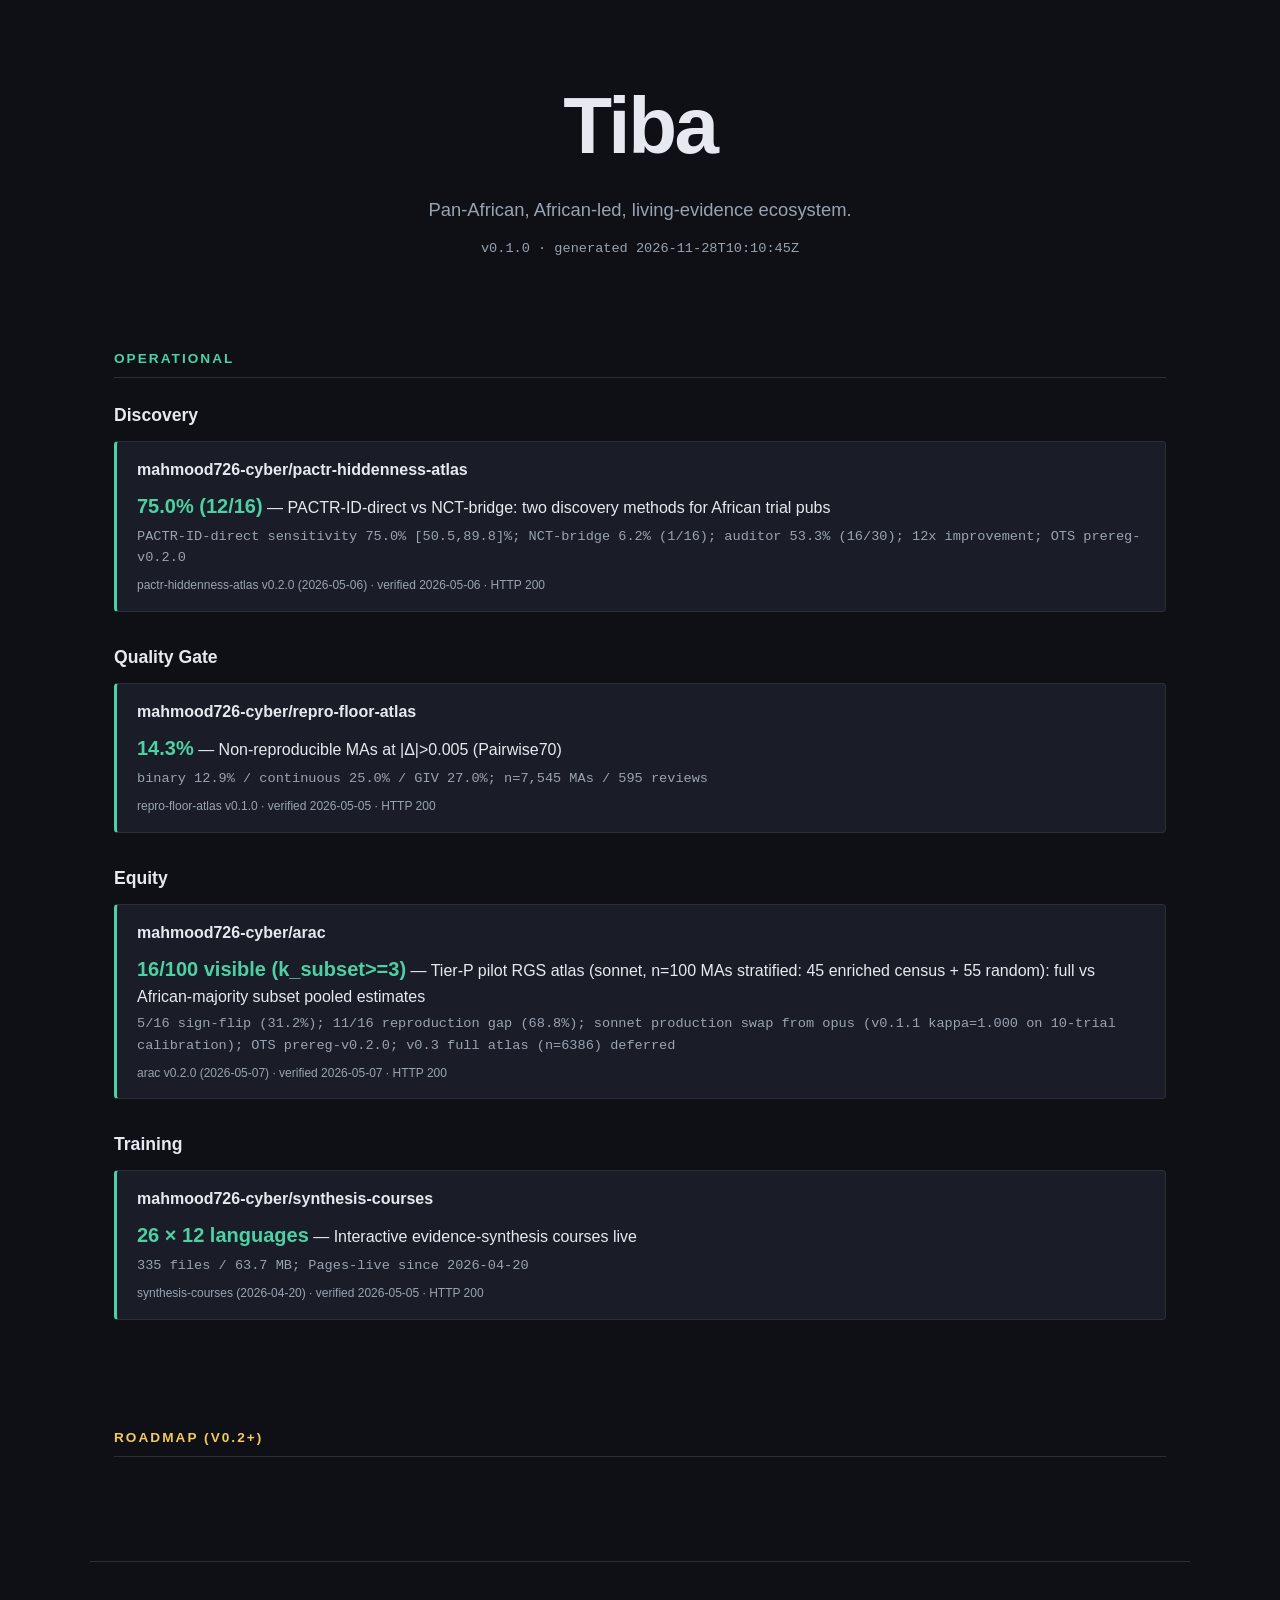
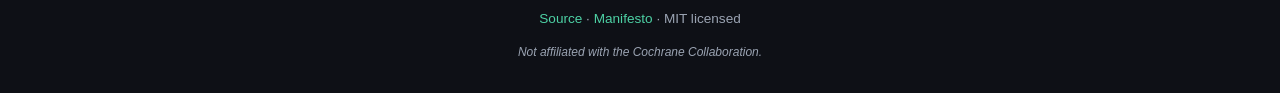
<file: index.html>
<!DOCTYPE html>
<html lang="en">
<head>
  <meta charset="UTF-8">
  <meta http-equiv="refresh" content="0; url=site/">
  <link rel="canonical" href="site/">
  <title>Tiba — Pan-African Living-Evidence Federation</title>
  <meta name="description" content="Tiba: Pan-African, African-led, living-evidence ecosystem. Redirecting to site/.">
</head>
<body>
  <p>Redirecting to <a href="site/">the Tiba index page</a>…</p>
</body>
</html>
</file>
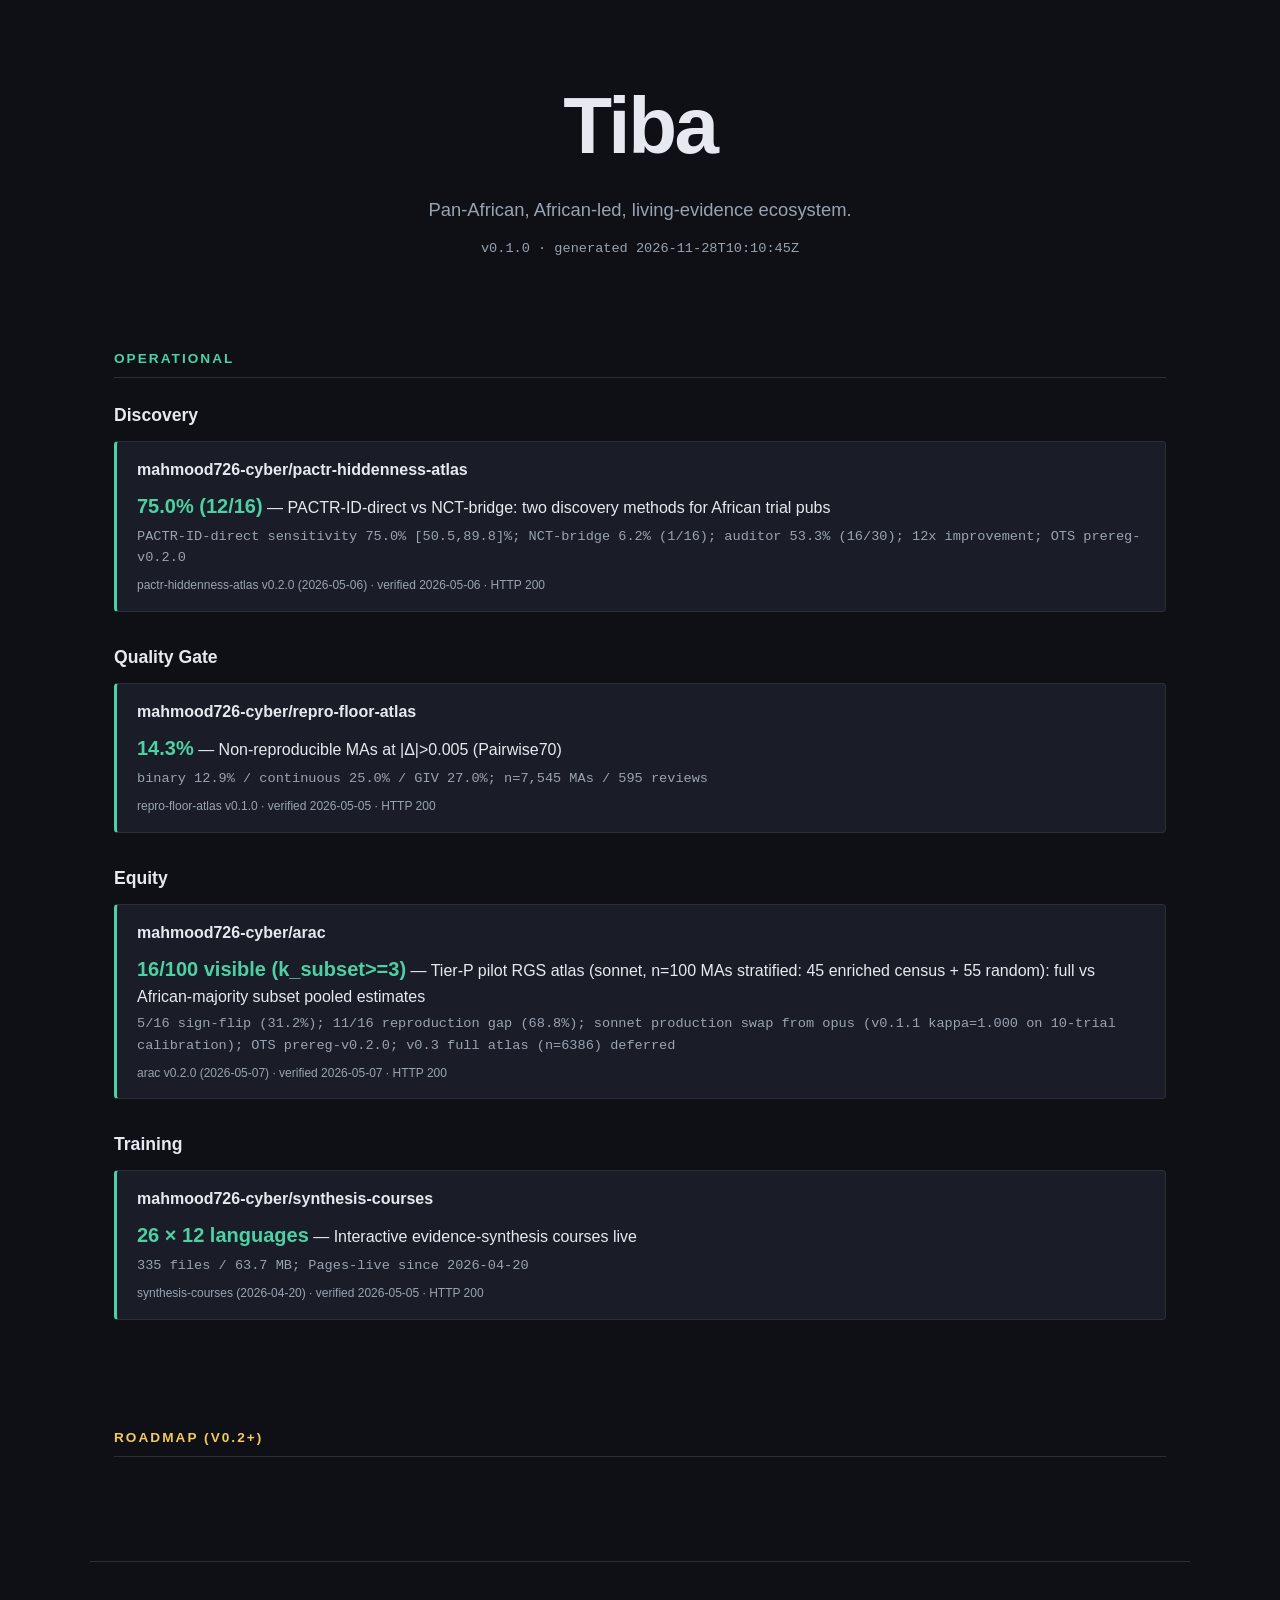
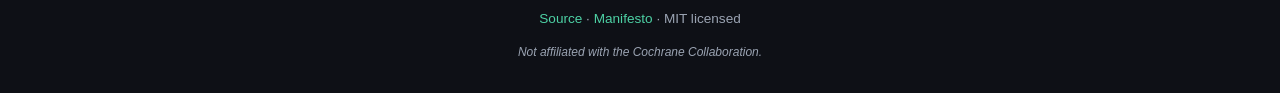
<file: site/index.html>
<!DOCTYPE html>
<html lang="en">
<head>
  <meta charset="UTF-8" />
  <meta name="viewport" content="width=device-width, initial-scale=1.0" />
  <title>Tiba — Pan-African Living-Evidence Federation</title>
  <link rel="stylesheet" href="assets/tiba.css" />
  <meta property="og:title" content="Tiba — Pan-African Living-Evidence Federation" />
  <meta property="og:description" content="African-led, federated evidence-synthesis ecosystem. v0.1.0 framework declaration." />
</head>
<body>
  <header class="hero">
    <h1>Tiba</h1>
    <p class="tagline">Pan-African, African-led, living-evidence ecosystem.</p>
    <p class="version">v0.1.0 · generated 2026-11-28T10:10:45Z</p>
  </header>

  <section class="layers operational">
    <h2>Operational</h2>
    <div class="layer" data-layer="discovery">
      <h3>Discovery</h3>
      <article class="card">
        <h4><a href="https://mahmood726-cyber.github.io/pactr-hiddenness-atlas/">mahmood726-cyber/pactr-hiddenness-atlas</a></h4>
        <p class="metric"><strong>75.0% (12/16)</strong> — PACTR-ID-direct vs NCT-bridge: two discovery methods for African trial pubs</p>
<p class="qualifier">PACTR-ID-direct sensitivity 75.0% [50.5,89.8]%; NCT-bridge 6.2% (1/16); auditor 53.3% (16/30); 12x improvement; OTS prereg-v0.2.0</p>        <p class="source">pactr-hiddenness-atlas v0.2.0 (2026-05-06) · verified 2026-05-06 · HTTP 200</p>
      </article>
    </div>
    <div class="layer" data-layer="quality-gate">
      <h3>Quality Gate</h3>
      <article class="card">
        <h4><a href="https://mahmood726-cyber.github.io/repro-floor-atlas/">mahmood726-cyber/repro-floor-atlas</a></h4>
        <p class="metric"><strong>14.3%</strong> — Non-reproducible MAs at |Δ|>0.005 (Pairwise70)</p>
<p class="qualifier">binary 12.9% / continuous 25.0% / GIV 27.0%; n=7,545 MAs / 595 reviews</p>        <p class="source">repro-floor-atlas v0.1.0 · verified 2026-05-05 · HTTP 200</p>
      </article>
    </div>
    <div class="layer" data-layer="equity">
      <h3>Equity</h3>
      <article class="card">
        <h4><a href="https://mahmood726-cyber.github.io/arac/">mahmood726-cyber/arac</a></h4>
        <p class="metric"><strong>16/100 visible (k_subset>=3)</strong> — Tier-P pilot RGS atlas (sonnet, n=100 MAs stratified: 45 enriched census + 55 random): full vs African-majority subset pooled estimates</p>
<p class="qualifier">5/16 sign-flip (31.2%); 11/16 reproduction gap (68.8%); sonnet production swap from opus (v0.1.1 kappa=1.000 on 10-trial calibration); OTS prereg-v0.2.0; v0.3 full atlas (n=6386) deferred</p>        <p class="source">arac v0.2.0 (2026-05-07) · verified 2026-05-07 · HTTP 200</p>
      </article>
    </div>
    <div class="layer" data-layer="training">
      <h3>Training</h3>
      <article class="card">
        <h4><a href="https://mahmood726-cyber.github.io/synthesis-courses/">mahmood726-cyber/synthesis-courses</a></h4>
        <p class="metric"><strong>26 × 12 languages</strong> — Interactive evidence-synthesis courses live</p>
<p class="qualifier">335 files / 63.7 MB; Pages-live since 2026-04-20</p>        <p class="source">synthesis-courses (2026-04-20) · verified 2026-05-05 · HTTP 200</p>
      </article>
    </div>
  </section>

  <section class="layers roadmap">
    <h2>Roadmap (v0.2+)</h2>
  </section>

  <footer>
    <p>
      <a href="https://github.com/mahmood726-cyber/tiba">Source</a> ·
      <a href="https://github.com/mahmood726-cyber/tiba/blob/main/MANIFESTO.md">Manifesto</a> ·
      MIT licensed
    </p>
    <p class="trademark">Not affiliated with the Cochrane Collaboration.</p>
  </footer>
</body>
</html>
</file>
<file: site/assets/tiba.css>
﻿/* site/assets/tiba.css — Tiba index page (self-contained, no CDN deps) */

:root {
  --bg: #0e1016;
  --fg: #e6e9ef;
  --fg-dim: #9aa3b2;
  --accent: #4dd0a4;
  --roadmap: #f4c95d;
  --card: #1a1d27;
  --border: #2a2e3a;
  --max-w: 1100px;
  --font: -apple-system, BlinkMacSystemFont, "Segoe UI", Roboto, "Helvetica Neue",
    Arial, sans-serif;
}

* { box-sizing: border-box; }
html, body { margin: 0; padding: 0; }
body {
  background: var(--bg);
  color: var(--fg);
  font-family: var(--font);
  line-height: 1.55;
  font-size: 16px;
}

.hero {
  max-width: var(--max-w);
  margin: 0 auto;
  padding: 4rem 1.5rem 2rem;
  text-align: center;
}
.hero h1 {
  font-size: clamp(3rem, 7vw, 5rem);
  margin: 0 0 0.5rem;
  letter-spacing: -0.03em;
}
.hero .tagline {
  font-size: 1.15rem;
  color: var(--fg-dim);
  margin: 0 0 0.5rem;
}
.hero .version {
  font-size: 0.85rem;
  color: var(--fg-dim);
  font-family: ui-monospace, "SF Mono", Consolas, monospace;
}

.layers {
  max-width: var(--max-w);
  margin: 0 auto;
  padding: 2rem 1.5rem;
}
.layers h2 {
  font-size: 0.85rem;
  text-transform: uppercase;
  letter-spacing: 0.15em;
  color: var(--fg-dim);
  border-bottom: 1px solid var(--border);
  padding-bottom: 0.5rem;
  margin-bottom: 1.5rem;
}
.layers.operational h2 { color: var(--accent); }
.layers.roadmap h2 { color: var(--roadmap); }

.layer { margin-bottom: 2rem; }
.layer h3 {
  font-size: 1.1rem;
  margin: 0 0 0.75rem;
  color: var(--fg);
}

.card {
  background: var(--card);
  border: 1px solid var(--border);
  border-left: 3px solid var(--accent);
  padding: 1rem 1.25rem;
  margin-bottom: 0.5rem;
  border-radius: 4px;
}
.roadmap-card {
  border-left-style: dashed;
  border-left-color: var(--roadmap);
  opacity: 0.85;
}
.card h4 { margin: 0 0 0.5rem; font-size: 1rem; }
.card h4 a { color: var(--fg); text-decoration: none; }
.card h4 a:hover { color: var(--accent); text-decoration: underline; }
.card .metric {
  margin: 0.25rem 0;
  font-size: 1rem;
}
.card .metric strong { color: var(--accent); font-size: 1.25rem; }
.card .qualifier {
  margin: 0.25rem 0;
  font-size: 0.85rem;
  color: var(--fg-dim);
  font-family: ui-monospace, "SF Mono", Consolas, monospace;
}
.card .source {
  margin: 0.5rem 0 0;
  font-size: 0.75rem;
  color: var(--fg-dim);
}

footer {
  max-width: var(--max-w);
  margin: 3rem auto 2rem;
  padding: 2rem 1.5rem 0;
  border-top: 1px solid var(--border);
  text-align: center;
  font-size: 0.85rem;
  color: var(--fg-dim);
}
footer a { color: var(--accent); text-decoration: none; }
footer a:hover { text-decoration: underline; }
footer .trademark {
  margin-top: 0.5rem;
  font-size: 0.75rem;
  font-style: italic;
}

@media (max-width: 600px) {
  .hero { padding: 2rem 1rem 1rem; }
  .layers { padding: 1rem; }
}
</file>
